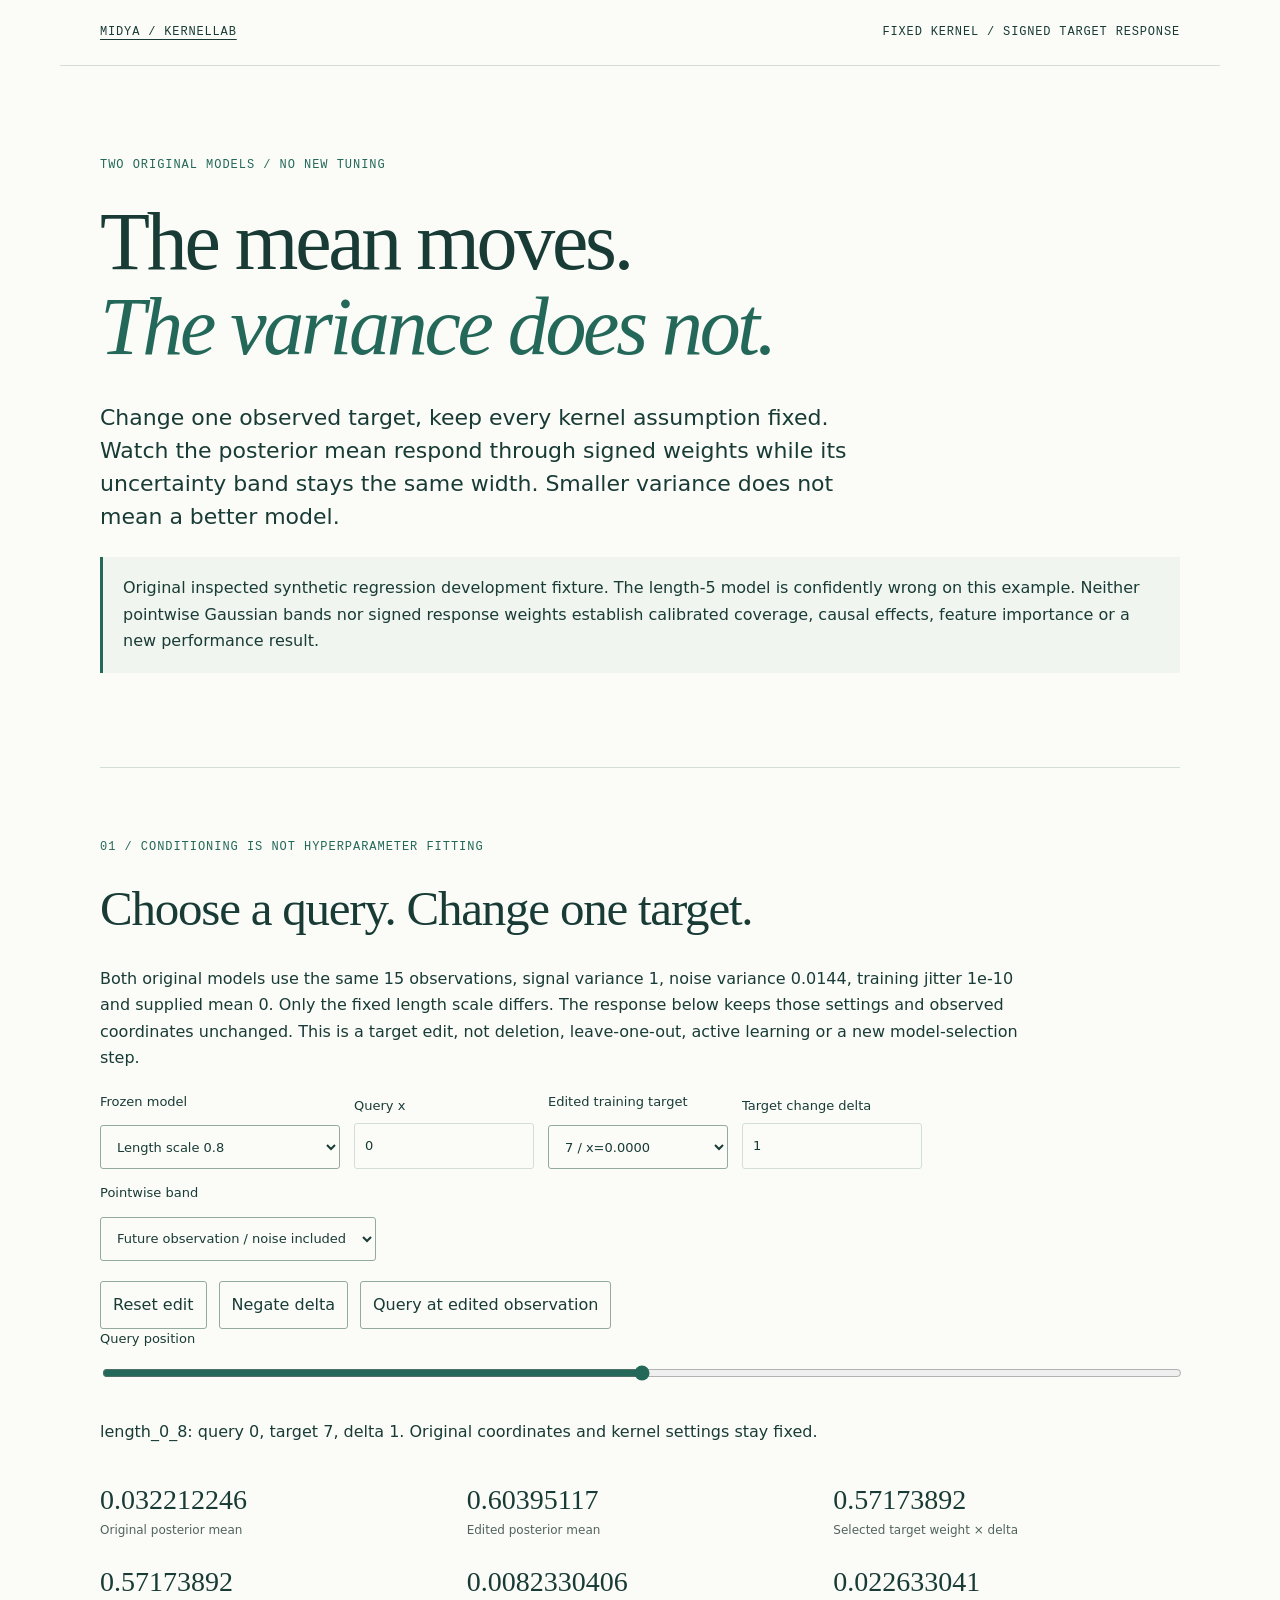
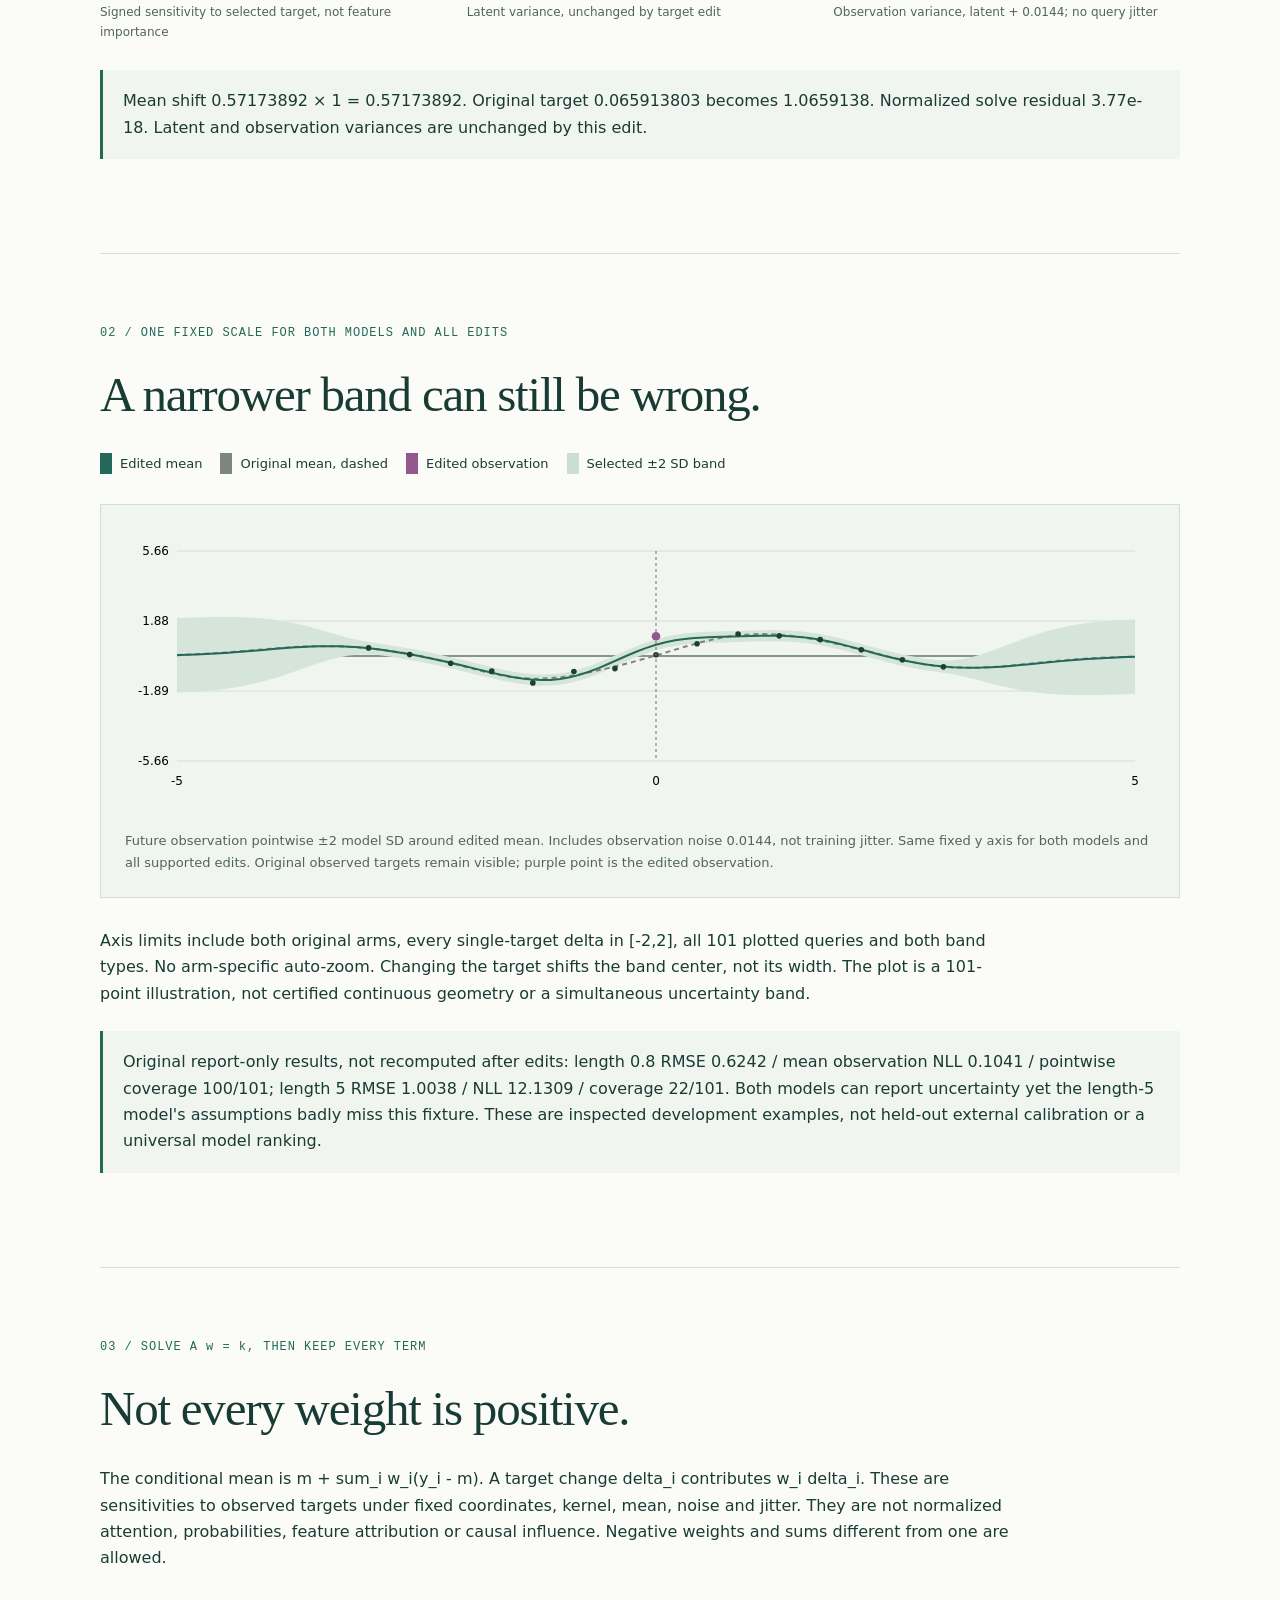
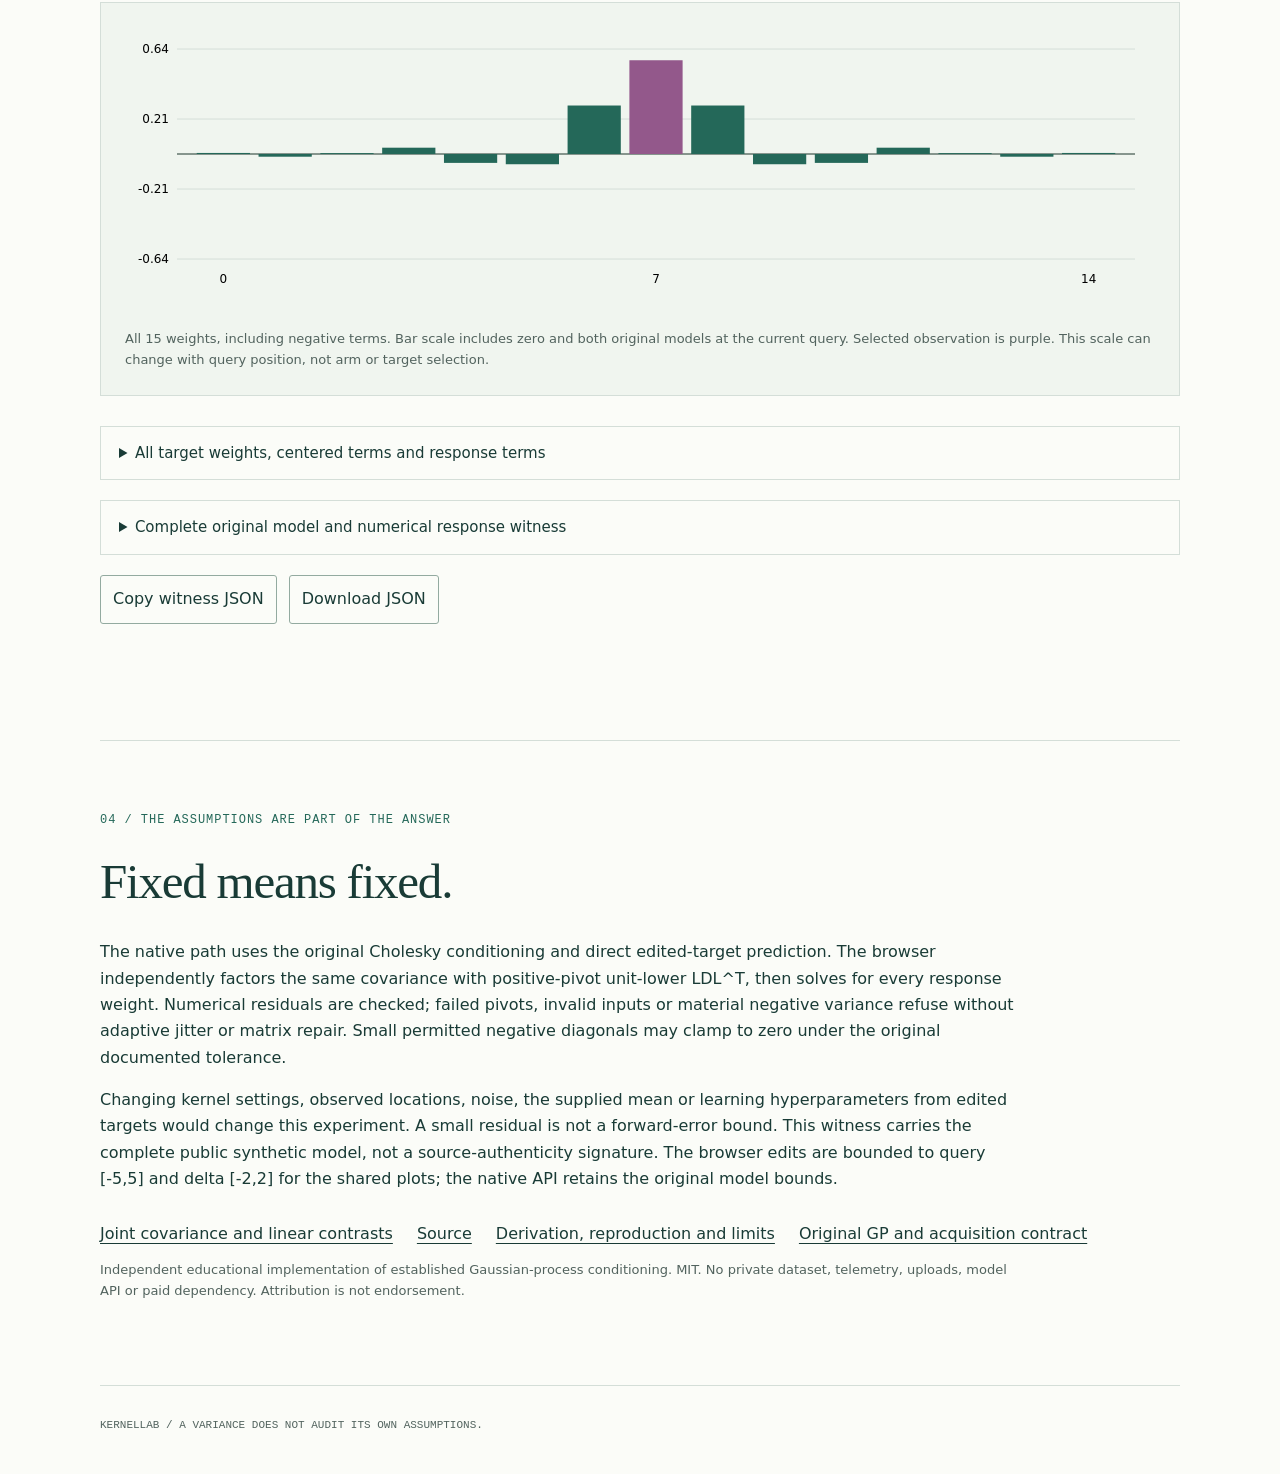
<file: docs/index.html>
<!doctype html><html lang="en"><head><meta charset="utf-8"><meta name="viewport" content="width=device-width,initial-scale=1"><title>KernelLab - a mean can move while variance stays still</title><meta name="description" content="Inspect signed Gaussian-process target-response weights, fixed-kernel posterior edits and separate latent/observation variance."><link rel="stylesheet" href="style.css"><style>.controls input{padding:10px;border:1px solid var(--rule);background:transparent;color:var(--ink);width:100%;max-width:180px}.metrics{grid-template-columns:repeat(3,minmax(0,1fr))}.metrics>div{min-width:0}.legend{display:flex;gap:18px;flex-wrap:wrap;font-size:13px}.legend span{border-left:12px solid;padding-left:8px}svg{width:100%;display:block}#query-slider{width:100%;accent-color:var(--accent)}.route-table{overflow:auto}table{border-collapse:collapse;width:100%;font-size:13px}td,th{padding:10px;border-bottom:1px solid var(--rule);text-align:right}td:first-child,th:first-child{text-align:left}tr.selected{background:#dbe9e1}#error{min-height:1.5rem}#state{min-height:2.5rem}@media(max-width:650px){.metrics{grid-template-columns:1fr}.controls input{max-width:100%}}</style></head><body><header><a href="https://github.com/midya8/kernellab">MIDYA / KERNELLAB</a><span>FIXED KERNEL / SIGNED TARGET RESPONSE</span></header><main><section class="hero"><p class="eyebrow">TWO ORIGINAL MODELS / NO NEW TUNING</p><h1>The mean moves.<br><em>The variance does not.</em></h1><p class="lede">Change one observed target, keep every kernel assumption fixed. Watch the posterior mean respond through signed weights while its uncertainty band stays the same width. Smaller variance does not mean a better model.</p><aside>Original inspected synthetic regression development fixture. The length-5 model is confidently wrong on this example. Neither pointwise Gaussian bands nor signed response weights establish calibrated coverage, causal effects, feature importance or a new performance result.</aside></section><section><p class="eyebrow">01 / CONDITIONING IS NOT HYPERPARAMETER FITTING</p><h2>Choose a query. Change one target.</h2><p>Both original models use the same 15 observations, signal variance 1, noise variance 0.0144, training jitter 1e-10 and supplied mean 0. Only the fixed length scale differs. The response below keeps those settings and observed coordinates unchanged. This is a target edit, not deletion, leave-one-out, active learning or a new model-selection step.</p><div class="controls"><label>Frozen model<select id="arm"><option value="length_0_8">Length scale 0.8</option><option value="length_5">Length scale 5 / misfit control</option></select></label><label>Query x<input id="query" type="number" step="any" value="0"></label><label>Edited training target<select id="target"></select></label><label>Target change delta<input id="delta" type="number" step="any" value="1"></label><label>Pointwise band<select id="band"><option value="observation">Future observation / noise included</option><option value="latent">Latent function / noise excluded</option></select></label></div><div class="button-row"><button id="reset">Reset edit</button><button id="negate">Negate delta</button><button id="center">Query at edited observation</button></div><label for="query-slider">Query position</label><input id="query-slider" type="range" min="-5" max="5" step="0.01" value="0"><p id="state" role="status" aria-live="polite"></p><p id="error" role="alert"></p><div class="metrics"><div><strong id="base-mean">-</strong><span>Original posterior mean</span></div><div><strong id="edited-mean">-</strong><span>Edited posterior mean</span></div><div><strong id="shift">-</strong><span>Selected target weight × delta</span></div><div><strong id="weight">-</strong><span>Signed sensitivity to selected target, not feature importance</span></div><div><strong id="latent">-</strong><span>Latent variance, unchanged by target edit</span></div><div><strong id="observation">-</strong><span>Observation variance, latent + 0.0144; no query jitter</span></div></div><aside id="witness-line"></aside></section><section><p class="eyebrow">02 / ONE FIXED SCALE FOR BOTH MODELS AND ALL EDITS</p><h2>A narrower band can still be wrong.</h2><div class="legend"><span style="border-color:#246859">Edited mean</span><span style="border-color:#7c8580">Original mean, dashed</span><span style="border-color:#93588b">Edited observation</span><span style="border-color:#cbded2">Selected ±2 SD band</span></div><figure class="visual"><svg id="posterior" role="img" aria-label="Original and target-edited posterior means, original observations and pointwise variance band"></svg><figcaption id="band-caption"></figcaption></figure><p>Axis limits include both original arms, every single-target delta in [-2,2], all 101 plotted queries and both band types. No arm-specific auto-zoom. Changing the target shifts the band center, not its width. The plot is a 101-point illustration, not certified continuous geometry or a simultaneous uncertainty band.</p><aside>Original report-only results, not recomputed after edits: length 0.8 RMSE 0.6242 / mean observation NLL 0.1041 / pointwise coverage 100/101; length 5 RMSE 1.0038 / NLL 12.1309 / coverage 22/101. Both models can report uncertainty yet the length-5 model's assumptions badly miss this fixture. These are inspected development examples, not held-out external calibration or a universal model ranking.</aside></section><section><p class="eyebrow">03 / SOLVE A w = k, THEN KEEP EVERY TERM</p><h2>Not every weight is positive.</h2><p>The conditional mean is m + sum_i w_i(y_i - m). A target change delta_i contributes w_i delta_i. These are sensitivities to observed targets under fixed coordinates, kernel, mean, noise and jitter. They are not normalized attention, probabilities, feature attribution or causal influence. Negative weights and sums different from one are allowed.</p><figure class="visual"><svg id="weights" role="img" aria-label="All 15 signed target sensitivities, selected target highlighted, zero baseline and shared two-model scale"></svg><figcaption>All 15 weights, including negative terms. Bar scale includes zero and both original models at the current query. Selected observation is purple. This scale can change with query position, not arm or target selection.</figcaption></figure><details><summary>All target weights, centered terms and response terms</summary><p class="caption">Scroll horizontally to see every signed term on narrow screens.</p><div class="route-table" tabindex="0" role="region" aria-label="All target response terms, horizontally scrollable"><table><thead><tr><th>Index / x</th><th>Original y</th><th>Weight</th><th>w × (y - m)</th><th>w × delta</th></tr></thead><tbody id="terms"></tbody></table></div></details><details><summary>Complete original model and numerical response witness</summary><pre id="witness"></pre></details><div class="button-row"><button id="copy">Copy witness JSON</button><button id="download">Download JSON</button></div><p id="copy-status" role="status" aria-live="polite"></p></section><section><p class="eyebrow">04 / THE ASSUMPTIONS ARE PART OF THE ANSWER</p><h2>Fixed means fixed.</h2><p>The native path uses the original Cholesky conditioning and direct edited-target prediction. The browser independently factors the same covariance with positive-pivot unit-lower LDL^T, then solves for every response weight. Numerical residuals are checked; failed pivots, invalid inputs or material negative variance refuse without adaptive jitter or matrix repair. Small permitted negative diagonals may clamp to zero under the original documented tolerance.</p><p>Changing kernel settings, observed locations, noise, the supplied mean or learning hyperparameters from edited targets would change this experiment. A small residual is not a forward-error bound. This witness carries the complete public synthetic model, not a source-authenticity signature. The browser edits are bounded to query [-5,5] and delta [-2,2] for the shared plots; the native API retains the original model bounds.</p><nav><a href="joint.html">Joint covariance and linear contrasts</a><a href="https://github.com/midya8/kernellab">Source</a><a href="https://github.com/midya8/kernellab/blob/main/RESPONSE.md">Derivation, reproduction and limits</a><a href="https://github.com/midya8/kernellab/blob/main/DESIGN.md">Original GP and acquisition contract</a></nav><p class="caption">Independent educational implementation of established Gaussian-process conditioning. MIT. No private dataset, telemetry, uploads, model API or paid dependency. Attribution is not endorsement.</p></section></main><footer>KERNELLAB / A VARIANCE DOES NOT AUDIT ITS OWN ASSUMPTIONS.</footer><script src="data.js"></script><script src="inference.js"></script><script src="app.js"></script></body></html>
</file>
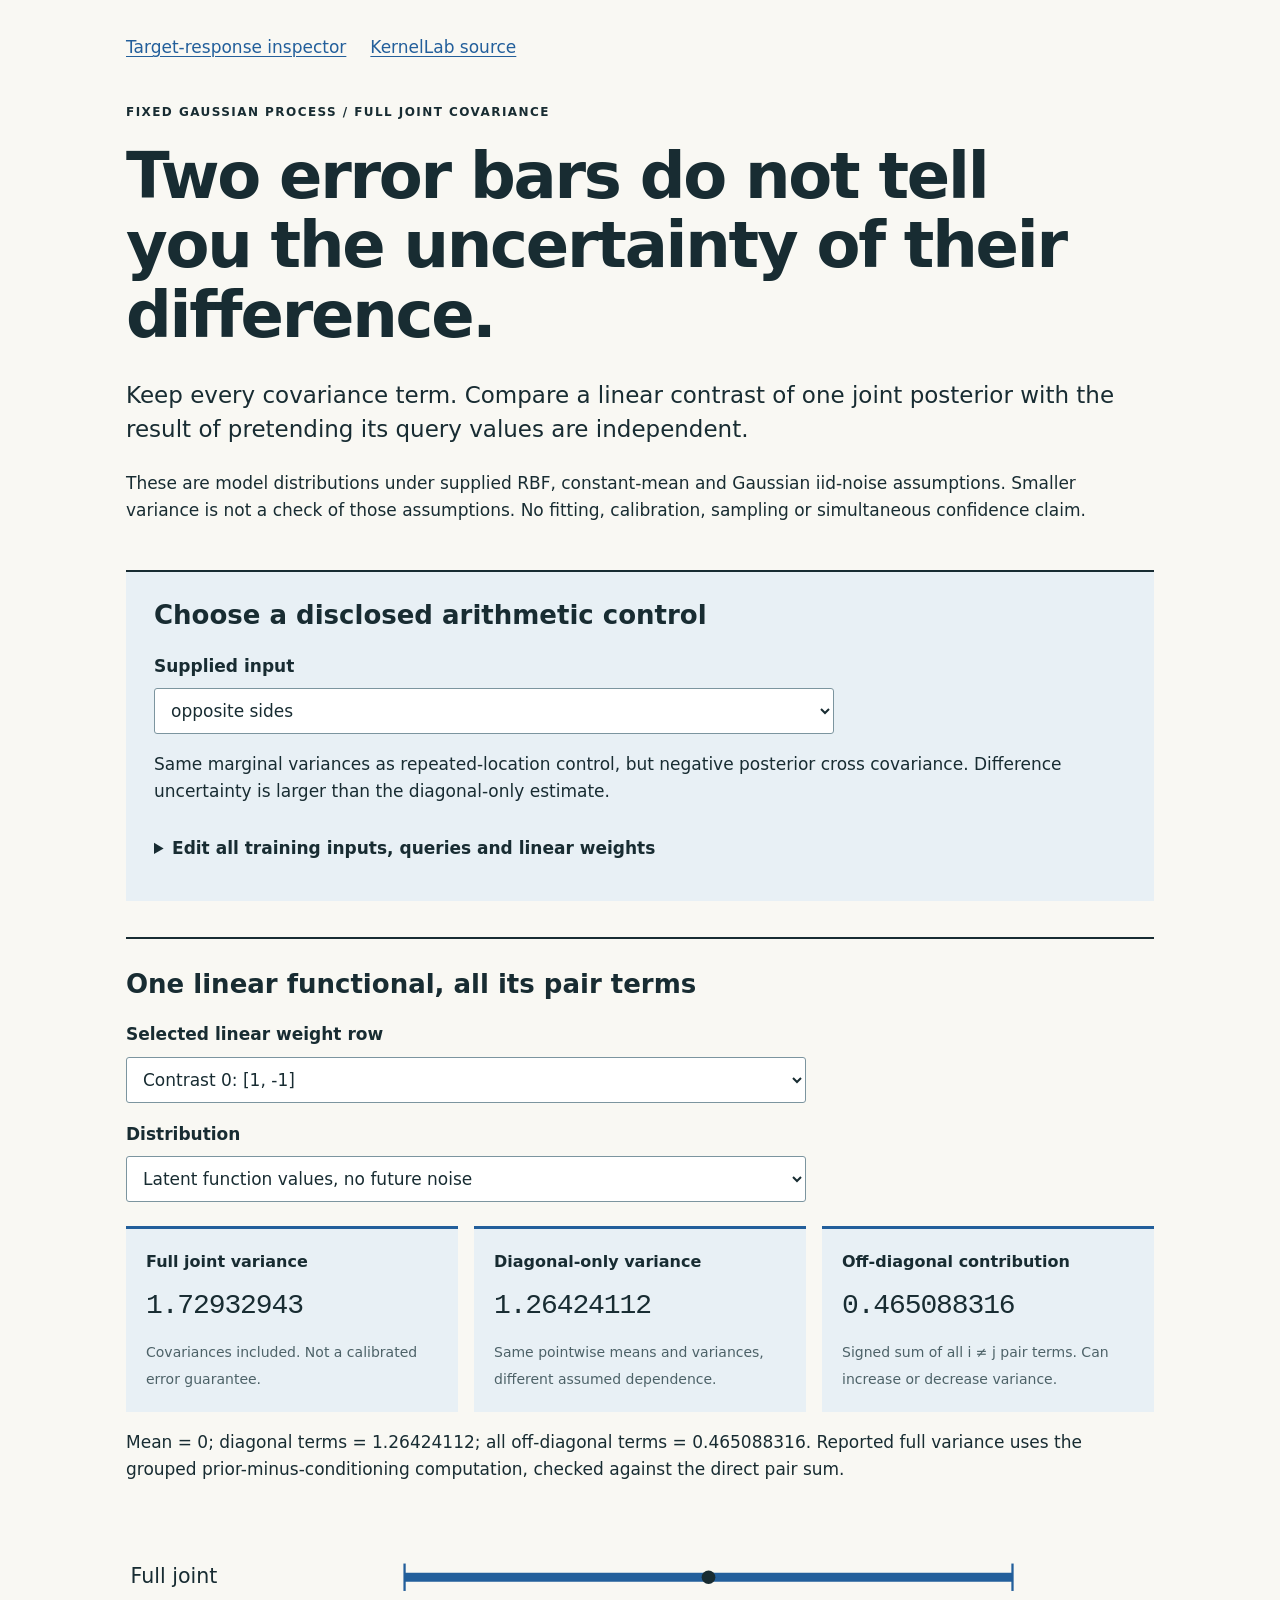
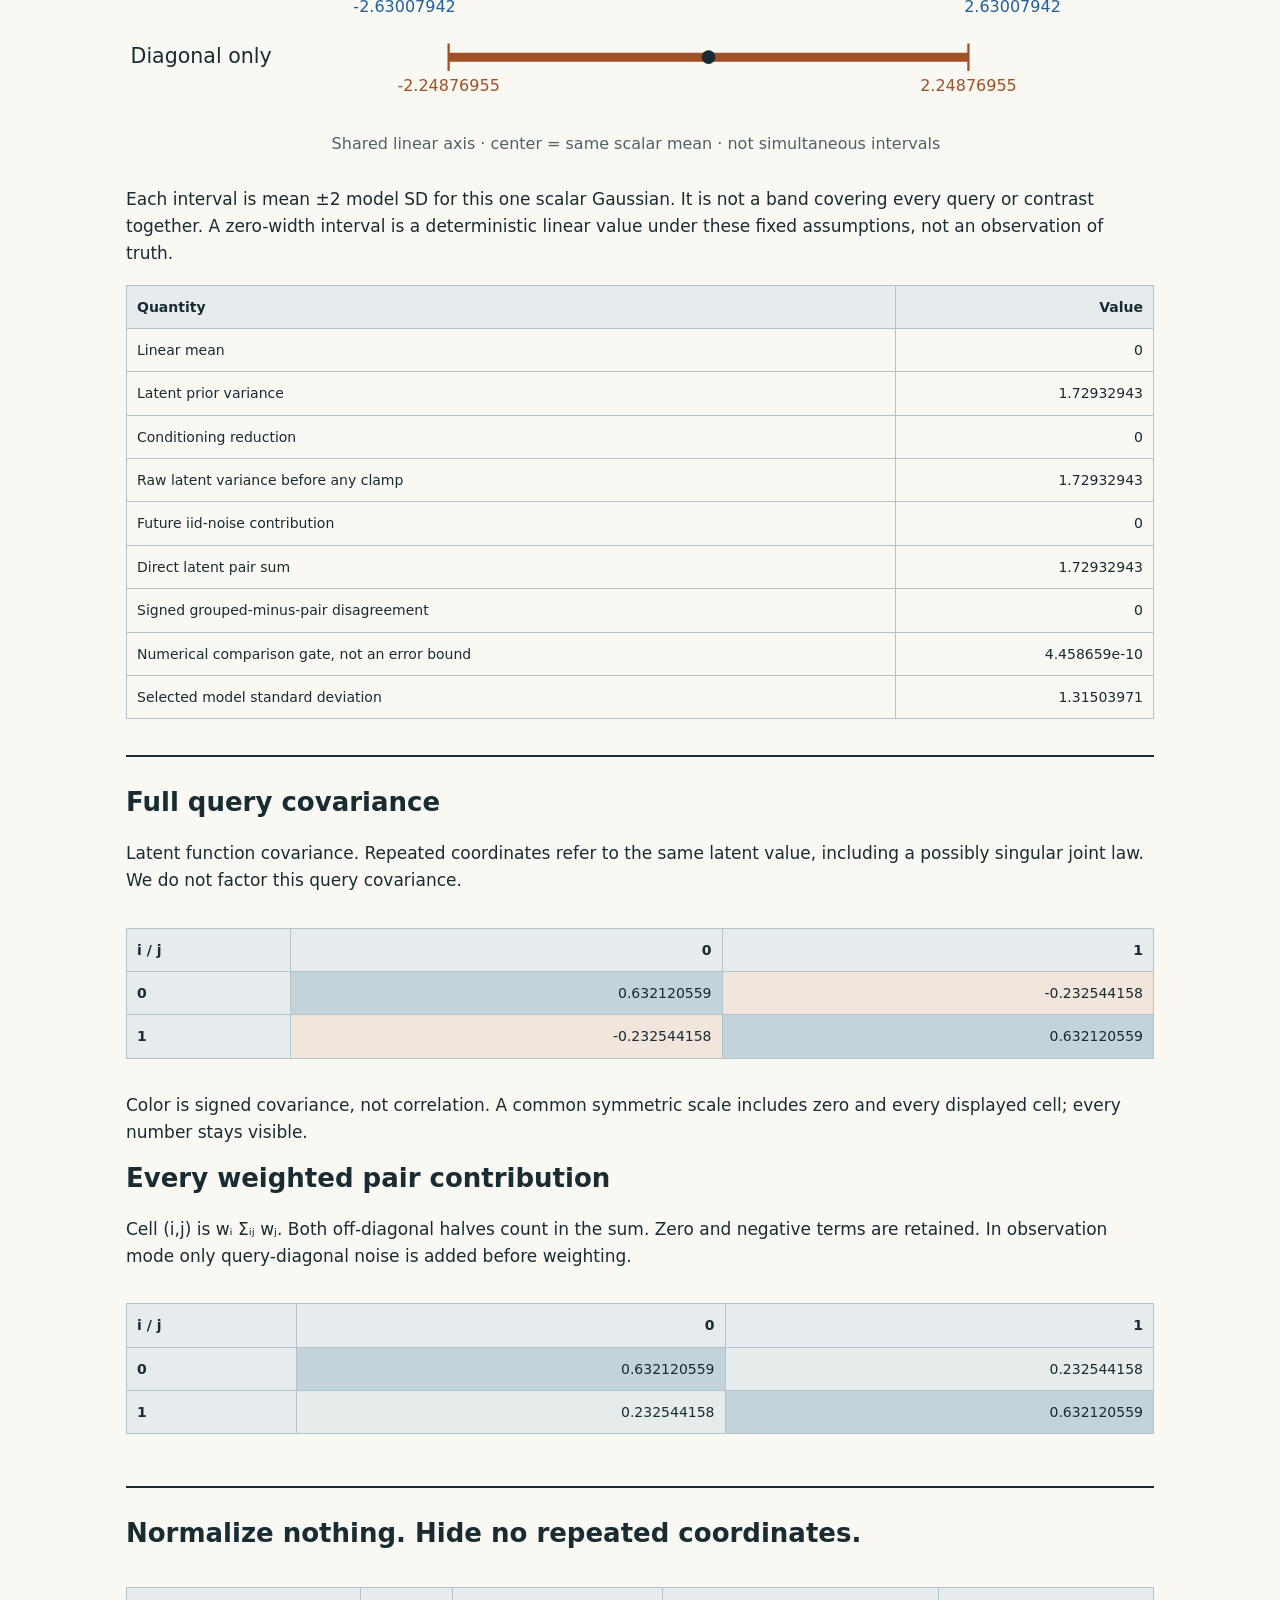
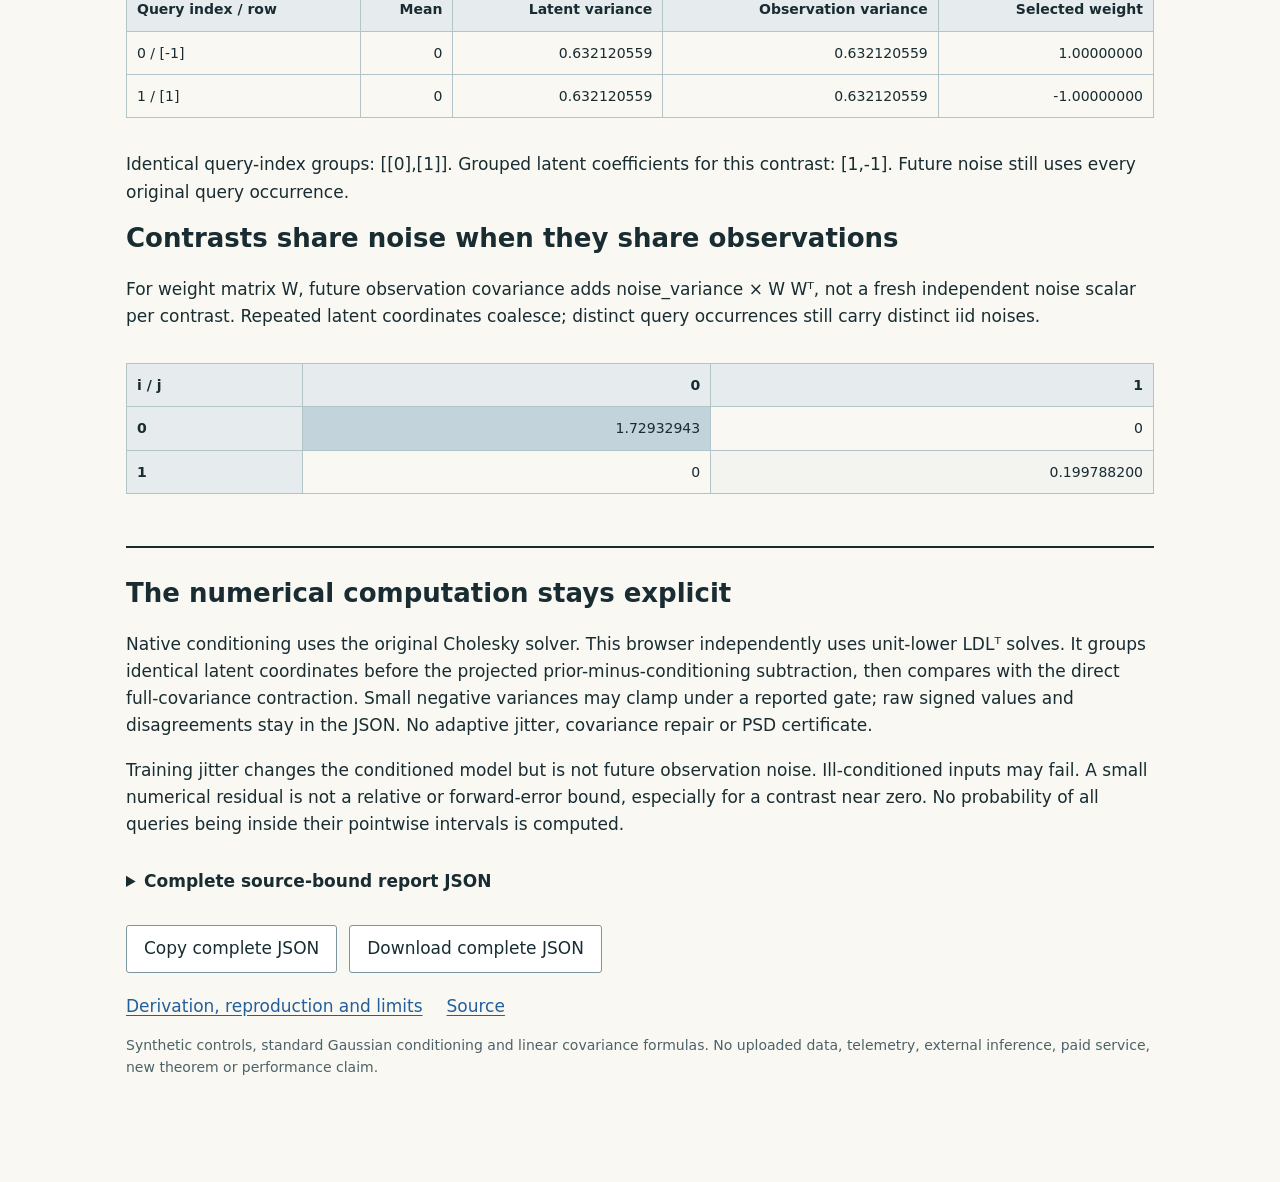
<file: docs/joint.html>
<!doctype html>
<html lang="en">
  <head>
    <meta charset="utf-8" />
    <meta name="viewport" content="width=device-width,initial-scale=1" />
    <title>KernelLab · Joint uncertainty</title>
    <meta
      name="description"
      content="Inspect full Gaussian-process covariance, signed linear contrasts and independent future observation noise."
    />
    <link rel="stylesheet" href="joint.css" />
  </head>
  <body>
    <main>
      <header>
        <nav>
          <a href="./">Target-response inspector</a
          ><a href="https://github.com/midya8/kernellab">KernelLab source</a>
        </nav>
        <p class="eyebrow">FIXED GAUSSIAN PROCESS / FULL JOINT COVARIANCE</p>
        <h1>
          Two error bars do not tell you the uncertainty of their difference.
        </h1>
        <p class="lede">
          Keep every covariance term. Compare a linear contrast of one joint
          posterior with the result of pretending its query values are
          independent.
        </p>
        <p>
          These are model distributions under supplied RBF, constant-mean and
          Gaussian iid-noise assumptions. Smaller variance is not a check of
          those assumptions. No fitting, calibration, sampling or simultaneous
          confidence claim.
        </p>
      </header>
      <section class="input-panel">
        <h2>Choose a disclosed arithmetic control</h2>
        <label for="control">Supplied input</label
        ><select id="control"></select>
        <p id="description"></p>
        <details>
          <summary>
            Edit all training inputs, queries and linear weights
          </summary>
          <p>
            Up to 16 training rows, eight queries, two features and four linear
            weight rows. Weights are in [-10,10]. Repeated query rows mean the
            same latent value but distinct future observation noises. Each
            weight row has one coefficient per query. No weights are normalized.
          </p>
          <label for="input">Complete input JSON</label
          ><textarea id="input" rows="20" spellcheck="false"></textarea
          ><button id="restore">Restore selected control</button>
        </details>
        <p id="error" role="alert"></p>
      </section>
      <section>
        <h2>One linear functional, all its pair terms</h2>
        <label for="contrast">Selected linear weight row</label
        ><select id="contrast"></select
        ><label for="kind">Distribution</label
        ><select id="kind">
          <option value="latent">
            Latent function values, no future noise
          </option>
          <option value="observation">
            Future observations, iid noise per query occurrence
          </option>
        </select>
        <div class="metrics">
          <article>
            <h3>Full joint variance</h3>
            <p id="full">-</p>
            <span>Covariances included. Not a calibrated error guarantee.</span>
          </article>
          <article>
            <h3>Diagonal-only variance</h3>
            <p id="diagonal">-</p>
            <span
              >Same pointwise means and variances, different assumed
              dependence.</span
            >
          </article>
          <article>
            <h3>Off-diagonal contribution</h3>
            <p id="offdiag">-</p>
            <span
              >Signed sum of all i ≠ j pair terms. Can increase or decrease
              variance.</span
            >
          </article>
        </div>
        <p id="equation"></p>
        <svg
          id="bands"
          role="img"
          aria-label="Full-joint and diagonal-only plus or minus two model-standard-deviation intervals for the selected contrast"
        ></svg>
        <p>
          Each interval is mean ±2 model SD for this one scalar Gaussian. It is
          not a band covering every query or contrast together. A zero-width
          interval is a deterministic linear value under these fixed
          assumptions, not an observation of truth.
        </p>
        <table id="summary">
          <thead>
            <tr>
              <th>Quantity</th>
              <th>Value</th>
            </tr>
          </thead>
          <tbody></tbody>
        </table>
      </section>
      <section>
        <h2>Full query covariance</h2>
        <p id="matrix-note"></p>
        <div
          class="scroll"
          tabindex="0"
          role="region"
          aria-label="Complete query covariance, scroll horizontally on small screens"
        >
          <table id="covariance"></table>
        </div>
        <p>
          Color is signed covariance, not correlation. A common symmetric scale
          includes zero and every displayed cell; every number stays visible.
        </p>
        <h2>Every weighted pair contribution</h2>
        <p>
          Cell (i,j) is wᵢ Σᵢⱼ wⱼ. Both off-diagonal halves count in the sum.
          Zero and negative terms are retained. In observation mode only
          query-diagonal noise is added before weighting.
        </p>
        <div
          class="scroll"
          tabindex="0"
          role="region"
          aria-label="Complete weighted pair contributions, scroll horizontally on small screens"
        >
          <table id="pairs"></table>
        </div>
      </section>
      <section>
        <h2>Normalize nothing. Hide no repeated coordinates.</h2>
        <div
          class="scroll"
          tabindex="0"
          role="region"
          aria-label="Query values and weights"
        >
          <table id="weights">
            <thead>
              <tr>
                <th>Query index / row</th>
                <th>Mean</th>
                <th>Latent variance</th>
                <th>Observation variance</th>
                <th>Selected weight</th>
              </tr>
            </thead>
            <tbody></tbody>
          </table>
        </div>
        <p id="groups"></p>
        <h2>Contrasts share noise when they share observations</h2>
        <p>
          For weight matrix W, future observation covariance adds noise_variance
          × W Wᵀ, not a fresh independent noise scalar per contrast. Repeated
          latent coordinates coalesce; distinct query occurrences still carry
          distinct iid noises.
        </p>
        <div
          class="scroll"
          tabindex="0"
          role="region"
          aria-label="Complete covariance between linear contrasts"
        >
          <table id="projected"></table>
        </div>
      </section>
      <section>
        <h2>The numerical computation stays explicit</h2>
        <p>
          Native conditioning uses the original Cholesky solver. This browser
          independently uses unit-lower LDLᵀ solves. It groups identical latent
          coordinates before the projected prior-minus-conditioning subtraction,
          then compares with the direct full-covariance contraction. Small
          negative variances may clamp under a reported gate; raw signed values
          and disagreements stay in the JSON. No adaptive jitter, covariance
          repair or PSD certificate.
        </p>
        <p>
          Training jitter changes the conditioned model but is not future
          observation noise. Ill-conditioned inputs may fail. A small numerical
          residual is not a relative or forward-error bound, especially for a
          contrast near zero. No probability of all queries being inside their
          pointwise intervals is computed.
        </p>
        <details>
          <summary>Complete source-bound report JSON</summary>
          <pre id="report"></pre>
        </details>
        <div class="buttons">
          <button id="copy">Copy complete JSON</button
          ><button id="download">Download complete JSON</button>
        </div>
        <p id="status" role="status" aria-live="polite"></p>
        <nav>
          <a href="https://github.com/midya8/kernellab/blob/main/JOINT.md"
            >Derivation, reproduction and limits</a
          ><a href="https://github.com/midya8/kernellab">Source</a>
        </nav>
        <p class="caption">
          Synthetic controls, standard Gaussian conditioning and linear
          covariance formulas. No uploaded data, telemetry, external inference,
          paid service, new theorem or performance claim.
        </p>
      </section>
    </main>
    <script src="inference.js"></script>
    <script src="joint-json.js"></script>
    <script src="joint-engine.js"></script>
    <script src="joint-data.js"></script>
    <script src="joint-app.js"></script>
  </body>
</html>
</file>
<file: docs/style.css>
:root{color-scheme:light;--ink:#193b36;--muted:#52635e;--rule:#d4ded8;--accent:#246859;--paper:#fbfcf8;--panel:#f0f5ef;--error:#a32432}*{box-sizing:border-box}body{margin:0;background:var(--paper);color:var(--ink);font:16px/1.65 system-ui,-apple-system,Segoe UI,sans-serif}header,main,footer{max-width:1160px;margin:auto;padding:0 40px}header{padding-top:24px;padding-bottom:24px;display:flex;justify-content:space-between;gap:24px;border-bottom:1px solid var(--rule);font:12px/1.4 ui-monospace,monospace;letter-spacing:.07em}a{color:inherit;text-underline-offset:4px}a:hover{color:var(--accent)}section{padding:70px 0;border-bottom:1px solid var(--rule)}.hero{padding-top:90px}.eyebrow{font:12px/1.6 ui-monospace,monospace;letter-spacing:.08em;color:var(--accent);margin:0 0 24px}h1{font:clamp(48px,6.4vw,82px)/1.04 Georgia,serif;letter-spacing:-.04em;margin:0 0 32px;max-width:950px}h1 em{font-weight:normal;color:var(--accent)}h2{font:clamp(32px,4vw,49px)/1.13 Georgia,serif;letter-spacing:-.025em;margin:0 0 30px}h3{font-size:17px;line-height:1.4;margin:0 0 20px}.lede{font-size:22px;line-height:1.5;max-width:760px}p{max-width:920px}.muted,.caption{color:var(--muted)}.caption{font-size:13px;line-height:1.6}.facts{display:grid;grid-template-columns:repeat(3,minmax(0,1fr));gap:24px;margin:40px 0}.facts strong{display:block;font:30px/1.25 Georgia,serif;overflow-wrap:anywhere}.facts span{display:block;font-size:13px;color:var(--muted);margin-top:6px}.callout{background:var(--panel);border-left:3px solid var(--accent);padding:15px 18px;max-width:none}.toolbar{display:flex;gap:16px;align-items:end;flex-wrap:wrap;margin:28px 0 12px}label{display:block;font-size:13px;line-height:1.5}input,select,button,summary{font:inherit}input[type=number],select,button{min-height:46px;border:1px solid #93aaa0;border-radius:3px;background:transparent;color:var(--ink);padding:10px 12px;max-width:100%}select{display:block;margin-top:6px;min-width:160px}button{cursor:pointer;font-size:14px}button:hover{background:#e1ece3}button:focus-visible,select:focus-visible,input:focus-visible,summary:focus-visible{outline:3px solid #ae6f9e;outline-offset:3px}.workspace{display:grid;grid-template-columns:1.1fr 1fr;gap:22px;align-items:start;margin:24px 0}.panel{background:var(--panel);padding:24px;min-width:0;border:1px solid var(--rule)}svg{display:block;width:100%;height:auto;overflow:hidden}#scatter{background:#fbfcf8;border:1px solid var(--rule)}.metrics{display:grid;grid-template-columns:1fr 1fr;gap:20px;margin:20px 0 28px}.metrics span{display:block;font-size:12px;color:var(--muted)}.metrics strong{font:28px/1.5 Georgia,serif}.posterior{margin:16px 0}.posterior-head{display:flex;justify-content:space-between;gap:20px}.posterior .bar{height:9px;background:#d7e2d7;margin:6px 0}.posterior .bar span{display:block;height:100%}.posterior p{margin:3px 0}.button-row{display:flex;gap:12px;flex-wrap:wrap}details{border:1px solid var(--rule);margin:20px 0;padding:0 18px}summary{cursor:pointer;min-height:56px;display:list-item;align-content:center;font-size:15px;padding:14px 0}details[open]{padding-bottom:20px}#features{display:grid;grid-template-columns:repeat(2,minmax(0,1fr));gap:24px}#features .feature{display:grid;grid-template-columns:minmax(0,1fr) 105px;gap:10px;align-items:center}#features label{min-height:40px;align-content:center;font-size:14px}#features input[type=number]{width:100%;font-size:14px}#features input[type=range]{grid-column:1/-1;width:100%;accent-color:var(--accent);min-height:44px;margin:0;cursor:pointer}.cards{display:grid;grid-template-columns:repeat(2,minmax(0,1fr));gap:18px;margin:24px 0}.card{padding:22px;border:1px solid var(--rule);min-width:0}.card.pick{border:2px solid var(--accent)}.card .badge{font:11px/1.5 ui-monospace,monospace;color:var(--accent);letter-spacing:.04em}.card h3{margin:10px 0 15px}.score-row{display:flex;justify-content:space-between;gap:20px;font-size:14px;margin:6px 0}.score-row strong{font-family:ui-monospace,monospace;font-weight:500}.card p{font-size:14px}.table-scroll{overflow-x:auto}.table-scroll:focus{outline:2px solid var(--accent)}table{border-collapse:collapse;width:100%;font:12px/1.6 ui-monospace,monospace;min-width:700px}td,th{text-align:left;padding:11px 12px;border-bottom:1px solid var(--rule)}th{color:var(--accent)}pre{white-space:pre-wrap;word-break:break-all;font:12px/1.6 ui-monospace,monospace;max-height:500px;overflow:auto;padding:15px;background:var(--panel)}#error{color:var(--error);font-weight:600}nav{display:flex;gap:25px;flex-wrap:wrap;margin:28px 0 0}footer{padding-top:30px;padding-bottom:40px;font:11px/1.7 ui-monospace,monospace;color:var(--muted)}#copy-status{font-size:13px;min-height:20px}#controls{grid-template-columns:repeat(3,minmax(0,1fr))}#controls .score-row{font-size:12px}#history{background:#fbfcf8}#history-range{margin:12px 0 0}@media(max-width:760px){header,main,footer{padding-left:22px;padding-right:22px}header span{display:none}section{padding:48px 0}.hero{padding-top:58px}h1{font-size:51px}.lede{font-size:19px}.facts{gap:18px;grid-template-columns:1fr}.facts>div{display:flex;gap:18px;align-items:baseline;flex-wrap:wrap}.facts strong{font-size:27px}.facts span{font-size:13px}.workspace{grid-template-columns:1fr}.panel{padding:18px}.toolbar label{width:100%}select{width:100%;min-width:0}.toolbar button{flex:1}.cards,#controls{grid-template-columns:1fr}#features{grid-template-columns:1fr;gap:22px}.metrics{gap:14px}.metrics strong{font-size:25px}.callout{padding:14px}nav{display:grid;gap:14px}.card{padding:20px}.score-row{gap:15px}body{font-size:15px}.caption{font-size:13px}}
#terms{display:grid;grid-template-columns:repeat(2,minmax(0,1fr));gap:12px}.term{padding:14px;border:1px solid var(--line);overflow-wrap:anywhere}.term b{display:block;margin:8px 0;font-family:monospace}.term .track{height:7px;background:#edf2ed;position:relative}.term .bar{height:7px;position:absolute;background:#286b5b}.term .bar.negative{background:#925593}.term small{display:block}.selected{background:#edf4ed}.table-wrap{overflow-x:auto}#slice{width:100%;height:auto}#error:empty{display:none}#state{overflow-wrap:anywhere}svg text{font-family:system-ui,sans-serif}nav{display:flex;flex-wrap:wrap;gap:24px}@media(max-width:650px){#terms{grid-template-columns:1fr}}
.controls{display:flex;flex-wrap:wrap;gap:14px;align-items:end;margin:20px 0}.controls label{min-width:180px}label{display:flex;flex-direction:column;gap:8px;font-size:13px}aside{background:var(--panel);border-left:3px solid var(--accent);padding:18px 20px;margin:24px 0}.stats{display:grid;grid-template-columns:repeat(3,minmax(0,1fr));gap:24px;margin:34px 0}.stats strong{display:block;font:29px/1.3 Georgia,serif;overflow-wrap:anywhere}.stats span{display:block;font-size:13px;color:var(--muted);margin-top:8px}.feature-grid{display:grid;grid-template-columns:repeat(3,minmax(0,1fr));gap:18px;margin-top:22px}.feature-grid label{min-width:0}.feature-grid input{width:100%;min-width:0}.term{border-color:var(--rule)}#error{color:var(--error)}figure{margin:30px 0;padding:24px;background:var(--panel);border:1px solid var(--rule)}figcaption{font-size:13px;color:var(--muted);margin-top:16px}#history{width:100%;height:auto}td{white-space:normal;overflow-wrap:anywhere}#results tr td:first-child{min-width:110px}#results tr td:last-child{min-width:180px}pre{max-height:520px;overflow:auto}button,select,input,summary{min-height:44px}input[type=range]{padding:0}button,select,input{font:inherit}button{cursor:pointer}select{max-width:100%}@media(max-width:650px){.stats{grid-template-columns:1fr}.feature-grid{grid-template-columns:1fr}figure{padding:12px}.controls label,.controls button{width:100%}header span{display:none}}

.term{border:1px solid var(--rule)}

#query-slider{width:100%;accent-color:var(--accent)}#terms{display:table-row-group}#terms td{white-space:nowrap;overflow-wrap:normal}#terms tr td:first-child{min-width:130px}.route-table table{min-width:850px}
</file>
<file: docs/joint.css>
:root {
  --ink: #182c32;
  --muted: #4d6268;
  --paper: #f9f8f3;
  --blue: #235f9b;
  --pale: #e8f0f5;
  --rule: #b3c4c9;
}
* {
  box-sizing: border-box;
}
body {
  margin: 0;
  background: var(--paper);
  color: var(--ink);
  font:
    17px/1.6 system-ui,
    sans-serif;
}
main {
  max-width: 1080px;
  margin: auto;
  padding: 34px 26px 90px;
}
a {
  color: var(--blue);
  text-underline-offset: 3px;
}
nav {
  display: flex;
  gap: 24px;
  flex-wrap: wrap;
}
h1 {
  font-size: clamp(36px, 5vw, 64px);
  line-height: 1.08;
  letter-spacing: -0.035em;
  max-width: 1000px;
  margin: 20px 0 28px;
}
h2 {
  font-size: 26px;
  line-height: 1.2;
  margin-top: 0;
}
h3 {
  font-size: 16px;
  margin: 0;
}
.eyebrow {
  font-size: 12px;
  letter-spacing: 0.12em;
  font-weight: 750;
  margin-top: 42px;
}
.lede {
  font-size: 23px;
  line-height: 1.5;
}
header {
  margin-bottom: 46px;
}
section {
  border-top: 2px solid var(--ink);
  padding-top: 30px;
  margin-top: 36px;
}
.input-panel {
  background: var(--pale);
  padding: 28px;
}
label {
  display: block;
  font-weight: 650;
  margin: 18px 0 8px;
}
select,
button,
textarea {
  font: inherit;
  border: 1px solid #7c959f;
  border-radius: 3px;
  color: var(--ink);
  background: white;
  min-height: 46px;
}
select {
  padding: 9px 12px;
  width: 100%;
  max-width: 680px;
}
textarea {
  width: 100%;
  max-width: 100%;
  font:
    14px/1.55 ui-monospace,
    monospace;
  padding: 12px;
  tab-size: 2;
}
button {
  padding: 9px 17px;
  cursor: pointer;
}
button:disabled {
  opacity: 0.45;
  cursor: default;
}
.buttons {
  display: flex;
  gap: 12px;
  flex-wrap: wrap;
  margin: 20px 0;
}
summary {
  min-height: 46px;
  cursor: pointer;
  font-weight: 650;
  padding: 10px 0;
}
details {
  margin-top: 20px;
}
#error {
  color: #9b3028;
  white-space: pre-wrap;
}
#error:empty {
  display: none;
}
.metrics {
  display: grid;
  grid-template-columns: repeat(3, minmax(0, 1fr));
  gap: 16px;
  margin-top: 24px;
}
.metrics article {
  background: var(--pale);
  padding: 20px;
  border-top: 3px solid var(--blue);
  min-width: 0;
}
.metrics article p {
  font:
    clamp(20px, 2.5vw, 28px)/1.4 ui-monospace,
    monospace;
  margin: 12px 0;
  white-space: nowrap;
  letter-spacing: -0.04em;
}
.metrics span,
.caption {
  font-size: 14px;
  color: var(--muted);
}
table {
  width: 100%;
  border-collapse: collapse;
  font-size: 14px;
  margin: 16px 0;
}
td,
th {
  border: 1px solid var(--rule);
  padding: 10px;
  text-align: right;
  font-variant-numeric: tabular-nums;
  white-space: nowrap;
}
th {
  background: #e6ebed;
}
th:first-child,
td:first-child {
  text-align: left;
}
#summary td:last-child {
  white-space: normal;
  overflow-wrap: anywhere;
}
.scroll {
  max-width: 100%;
  overflow: auto;
}
.scroll:focus-visible,
button:focus-visible,
select:focus-visible,
summary:focus-visible,
textarea:focus-visible {
  outline: 3px solid #a05823;
  outline-offset: 3px;
}
pre {
  max-height: 600px;
  overflow: auto;
  font:
    12px/1.5 ui-monospace,
    monospace;
  background: #edf1ef;
  padding: 18px;
}
svg {
  width: 100%;
  height: auto;
  display: block;
  margin: 20px 0;
}
#groups {
  overflow-wrap: anywhere;
}
section p {
  max-width: 100%;
}
@media (max-width: 680px) {
  main {
    padding: 24px 18px 60px;
  }
  .metrics {
    grid-template-columns: 1fr;
  }
  h2 {
    font-size: 23px;
  }
  .input-panel {
    padding: 18px;
  }
  .lede {
    font-size: 20px;
  }
  .metrics article p {
    font-size: 28px;
  }
  td,
  th {
    padding: 9px;
  }
  nav {
    gap: 12px;
  }
  #bands {
    margin-left: 0;
  }
}
</file>
